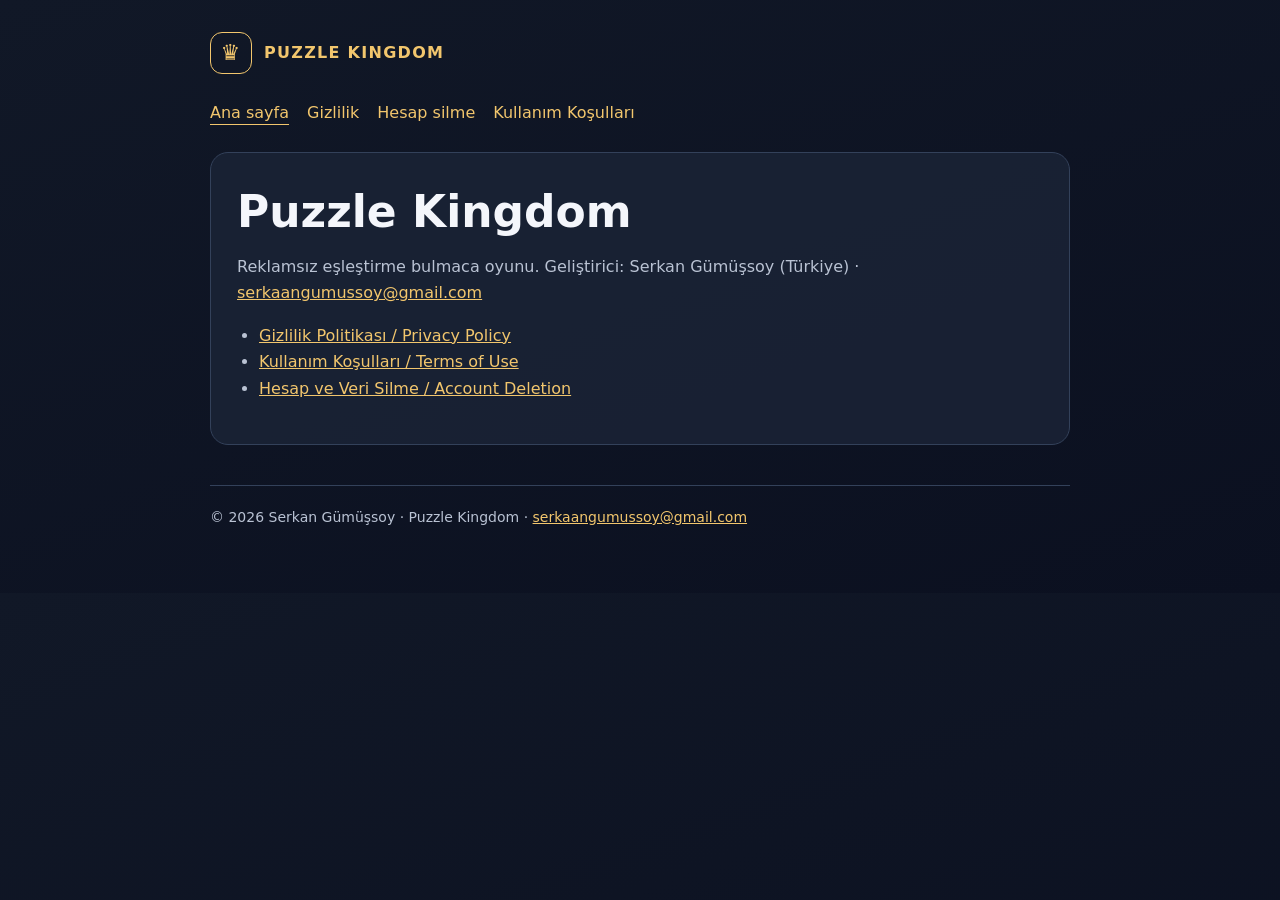
<file: index.html>
<!doctype html>
<html lang="tr">
<head>
<meta charset="utf-8">
<meta name="viewport" content="width=device-width,initial-scale=1">
<title>Puzzle Kingdom</title>

<link rel="stylesheet" href="style.css">
</head>
<body><main class="wrap">
<div class="brand"><div class="mark">♛</div> PUZZLE KINGDOM</div>
<nav><a href="./" aria-current="page">Ana sayfa</a><a href="privacy/">Gizlilik</a><a href="delete-account/">Hesap silme</a><a href="terms/">Kullanım Koşulları</a></nav>
<article class="card">
<h1>Puzzle Kingdom</h1>
<p>Reklamsız eşleştirme bulmaca oyunu. Geliştirici: Serkan Gümüşsoy (Türkiye) · <a href="mailto:serkaangumussoy@gmail.com">serkaangumussoy@gmail.com</a></p>
<ul>
<li><a href="privacy/">Gizlilik Politikası / Privacy Policy</a></li>
<li><a href="terms/">Kullanım Koşulları / Terms of Use</a></li>
<li><a href="delete-account/">Hesap ve Veri Silme / Account Deletion</a></li>
</ul>
</article>
<footer>© 2026 Serkan Gümüşsoy · Puzzle Kingdom · <a href="mailto:serkaangumussoy@gmail.com">serkaangumussoy@gmail.com</a></footer>
</main></body>
</html>
</file>
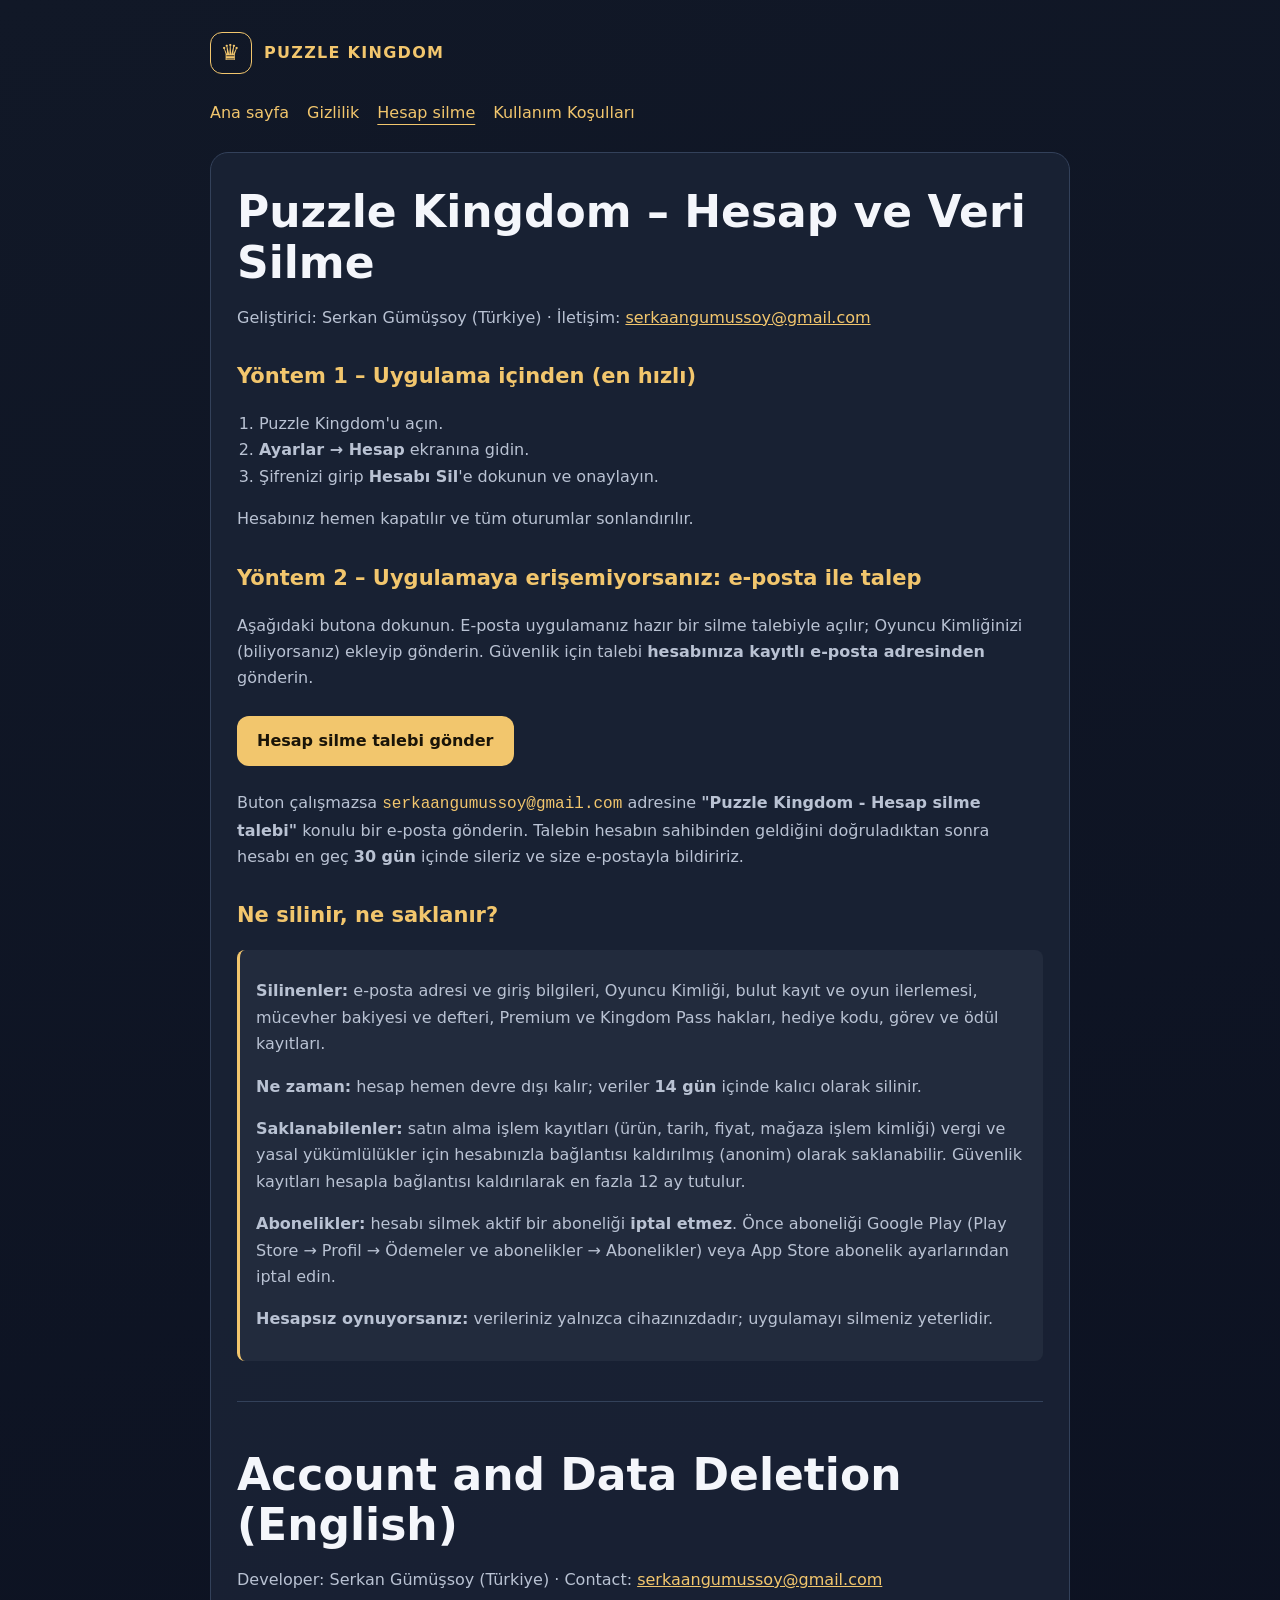
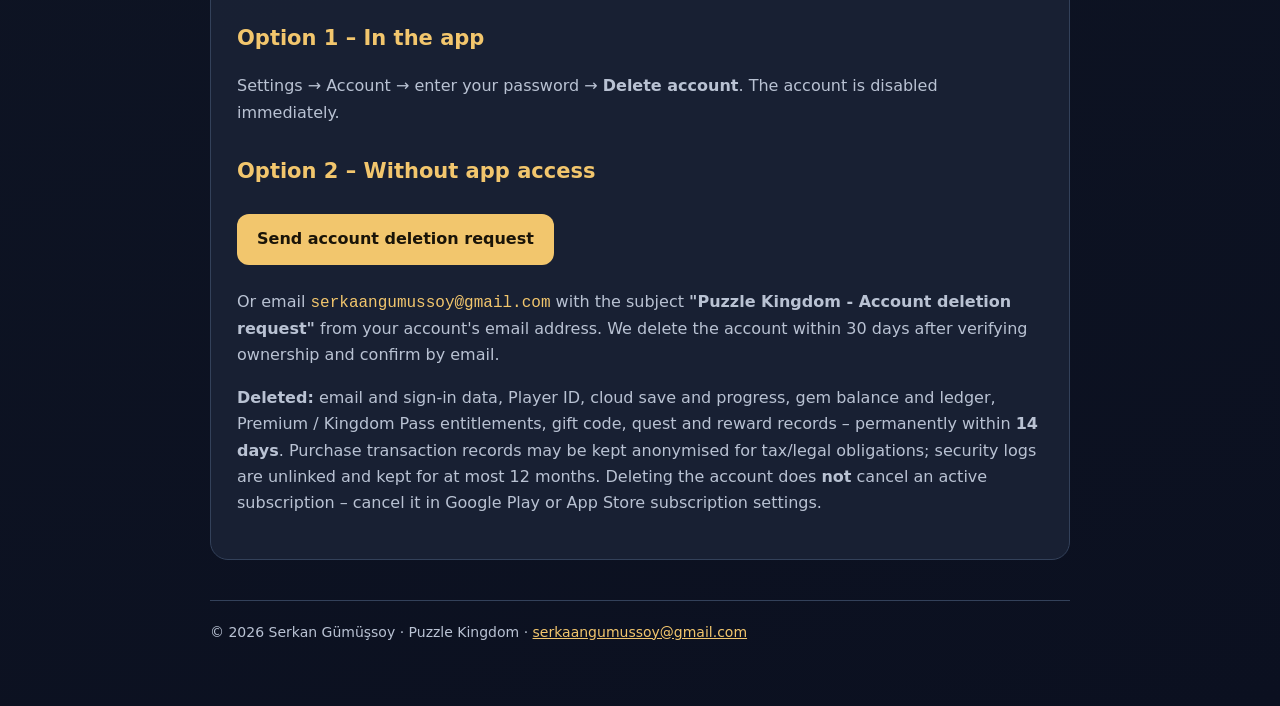
<file: delete-account/index.html>
<!doctype html>
<html lang="tr">
<head>
<meta charset="utf-8">
<meta name="viewport" content="width=device-width,initial-scale=1">
<title>Hesap Silme | Puzzle Kingdom</title>
<meta name="description" content="Puzzle Kingdom hesabınızı ve verilerinizi nasıl silebilirsiniz.">
<link rel="stylesheet" href="../style.css">
</head>
<body><main class="wrap">
<div class="brand"><div class="mark">♛</div> PUZZLE KINGDOM</div>
<nav><a href="../">Ana sayfa</a><a href="../privacy/">Gizlilik</a><a href="../delete-account/" aria-current="page">Hesap silme</a><a href="../terms/">Kullanım Koşulları</a></nav>
<article class="card">
<h1>Puzzle Kingdom – Hesap ve Veri Silme</h1>
<p>Geliştirici: Serkan Gümüşsoy (Türkiye) · İletişim: <a href="mailto:serkaangumussoy@gmail.com">serkaangumussoy@gmail.com</a></p>

<h2>Yöntem 1 – Uygulama içinden (en hızlı)</h2>
<ol>
<li>Puzzle Kingdom'u açın.</li>
<li><b>Ayarlar → Hesap</b> ekranına gidin.</li>
<li>Şifrenizi girip <b>Hesabı Sil</b>'e dokunun ve onaylayın.</li>
</ol>
<p>Hesabınız hemen kapatılır ve tüm oturumlar sonlandırılır.</p>

<h2>Yöntem 2 – Uygulamaya erişemiyorsanız: e-posta ile talep</h2>
<p>Aşağıdaki butona dokunun. E-posta uygulamanız hazır bir silme talebiyle açılır; Oyuncu Kimliğinizi (biliyorsanız) ekleyip gönderin.
Güvenlik için talebi <b>hesabınıza kayıtlı e-posta adresinden</b> gönderin.</p>
<p><a class="btn" href="mailto:serkaangumussoy@gmail.com?subject=Puzzle%20Kingdom%20-%20Hesap%20silme%20talebi&amp;body=Merhaba%2C%0A%0APuzzle%20Kingdom%20hesab%C4%B1m%C4%B1n%20ve%20t%C3%BCm%20verilerimin%20silinmesini%20istiyorum.%0A%0AOyuncu%20Kimli%C4%9Fi%20(varsa)%3A%20PK-%0AHesaba%20kay%C4%B1tl%C4%B1%20e-posta%3A%20%0A%0ATe%C5%9Fekk%C3%BCrler.">Hesap silme talebi gönder</a></p>
<p>Buton çalışmazsa <code>serkaangumussoy@gmail.com</code> adresine <b>"Puzzle Kingdom - Hesap silme talebi"</b> konulu bir e-posta gönderin.
Talebin hesabın sahibinden geldiğini doğruladıktan sonra hesabı en geç <b>30 gün</b> içinde sileriz ve size e-postayla bildiririz.</p>

<h2>Ne silinir, ne saklanır?</h2>
<div class="box">
<p><b>Silinenler:</b> e-posta adresi ve giriş bilgileri, Oyuncu Kimliği, bulut kayıt ve oyun ilerlemesi, mücevher bakiyesi ve defteri, Premium ve Kingdom Pass hakları, hediye kodu, görev ve ödül kayıtları.</p>
<p><b>Ne zaman:</b> hesap hemen devre dışı kalır; veriler <b>14 gün</b> içinde kalıcı olarak silinir.</p>
<p><b>Saklanabilenler:</b> satın alma işlem kayıtları (ürün, tarih, fiyat, mağaza işlem kimliği) vergi ve yasal yükümlülükler için hesabınızla bağlantısı kaldırılmış (anonim) olarak saklanabilir. Güvenlik kayıtları hesapla bağlantısı kaldırılarak en fazla 12 ay tutulur.</p>
<p><b>Abonelikler:</b> hesabı silmek aktif bir aboneliği <b>iptal etmez</b>. Önce aboneliği Google Play (Play Store → Profil → Ödemeler ve abonelikler → Abonelikler) veya App Store abonelik ayarlarından iptal edin.</p>
<p><b>Hesapsız oynuyorsanız:</b> verileriniz yalnızca cihazınızdadır; uygulamayı silmeniz yeterlidir.</p>
</div>

<hr>
<h1 id="en">Account and Data Deletion (English)</h1>
<p>Developer: Serkan Gümüşsoy (Türkiye) · Contact: <a href="mailto:serkaangumussoy@gmail.com">serkaangumussoy@gmail.com</a></p>
<h2>Option 1 – In the app</h2>
<p>Settings → Account → enter your password → <b>Delete account</b>. The account is disabled immediately.</p>
<h2>Option 2 – Without app access</h2>
<p><a class="btn" href="mailto:serkaangumussoy@gmail.com?subject=Puzzle%20Kingdom%20-%20Account%20deletion%20request&amp;body=Hello%2C%0A%0APlease%20delete%20my%20Puzzle%20Kingdom%20account%20and%20all%20my%20data.%0A%0APlayer%20ID%20(if%20known)%3A%20PK-%0AAccount%20email%3A%20%0A%0AThank%20you.">Send account deletion request</a></p>
<p>Or email <code>serkaangumussoy@gmail.com</code> with the subject <b>"Puzzle Kingdom - Account deletion request"</b> from your account's email address. We delete the account within 30 days after verifying ownership and confirm by email.</p>
<p><b>Deleted:</b> email and sign-in data, Player ID, cloud save and progress, gem balance and ledger, Premium / Kingdom Pass entitlements, gift code, quest and reward records – permanently within <b>14 days</b>. Purchase transaction records may be kept anonymised for tax/legal obligations; security logs are unlinked and kept for at most 12 months.
Deleting the account does <b>not</b> cancel an active subscription – cancel it in Google Play or App Store subscription settings.</p>
</article>
<footer>© 2026 Serkan Gümüşsoy · Puzzle Kingdom · <a href="mailto:serkaangumussoy@gmail.com">serkaangumussoy@gmail.com</a></footer>
</main></body>
</html>
</file>
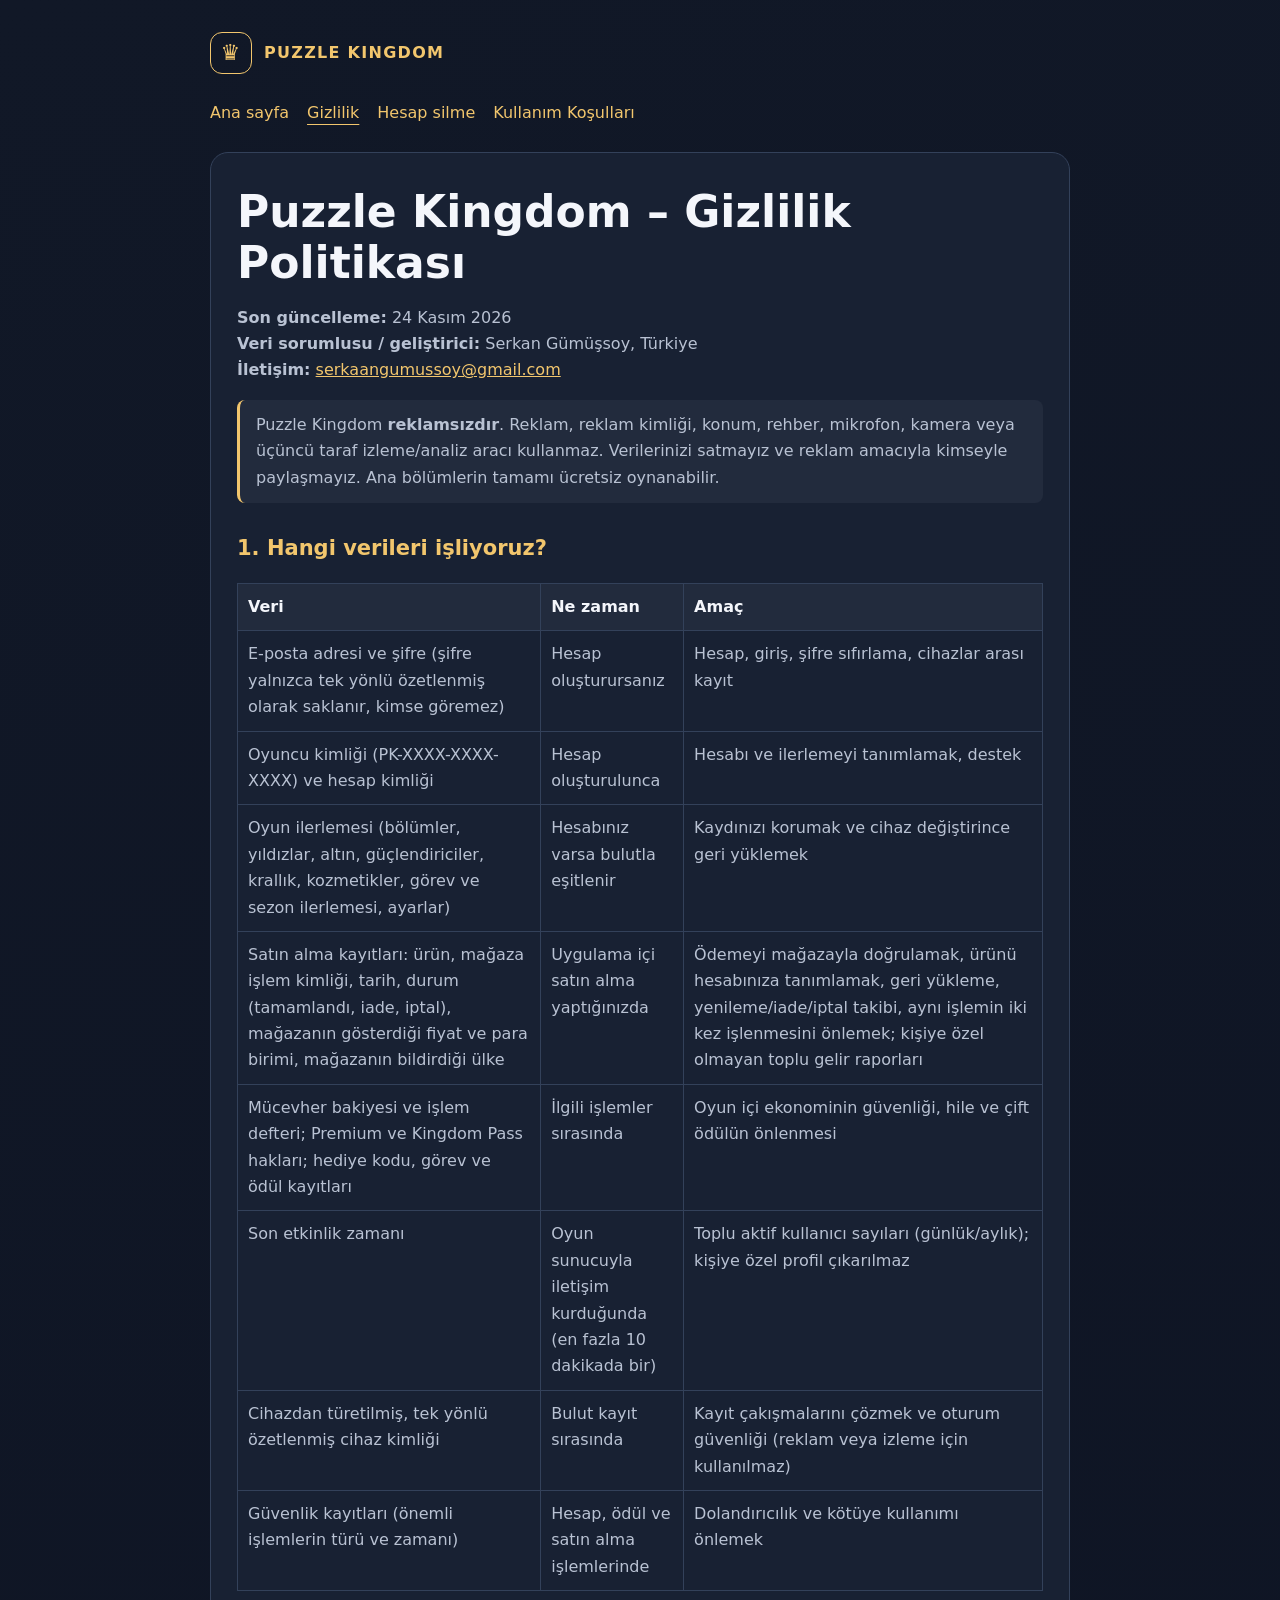
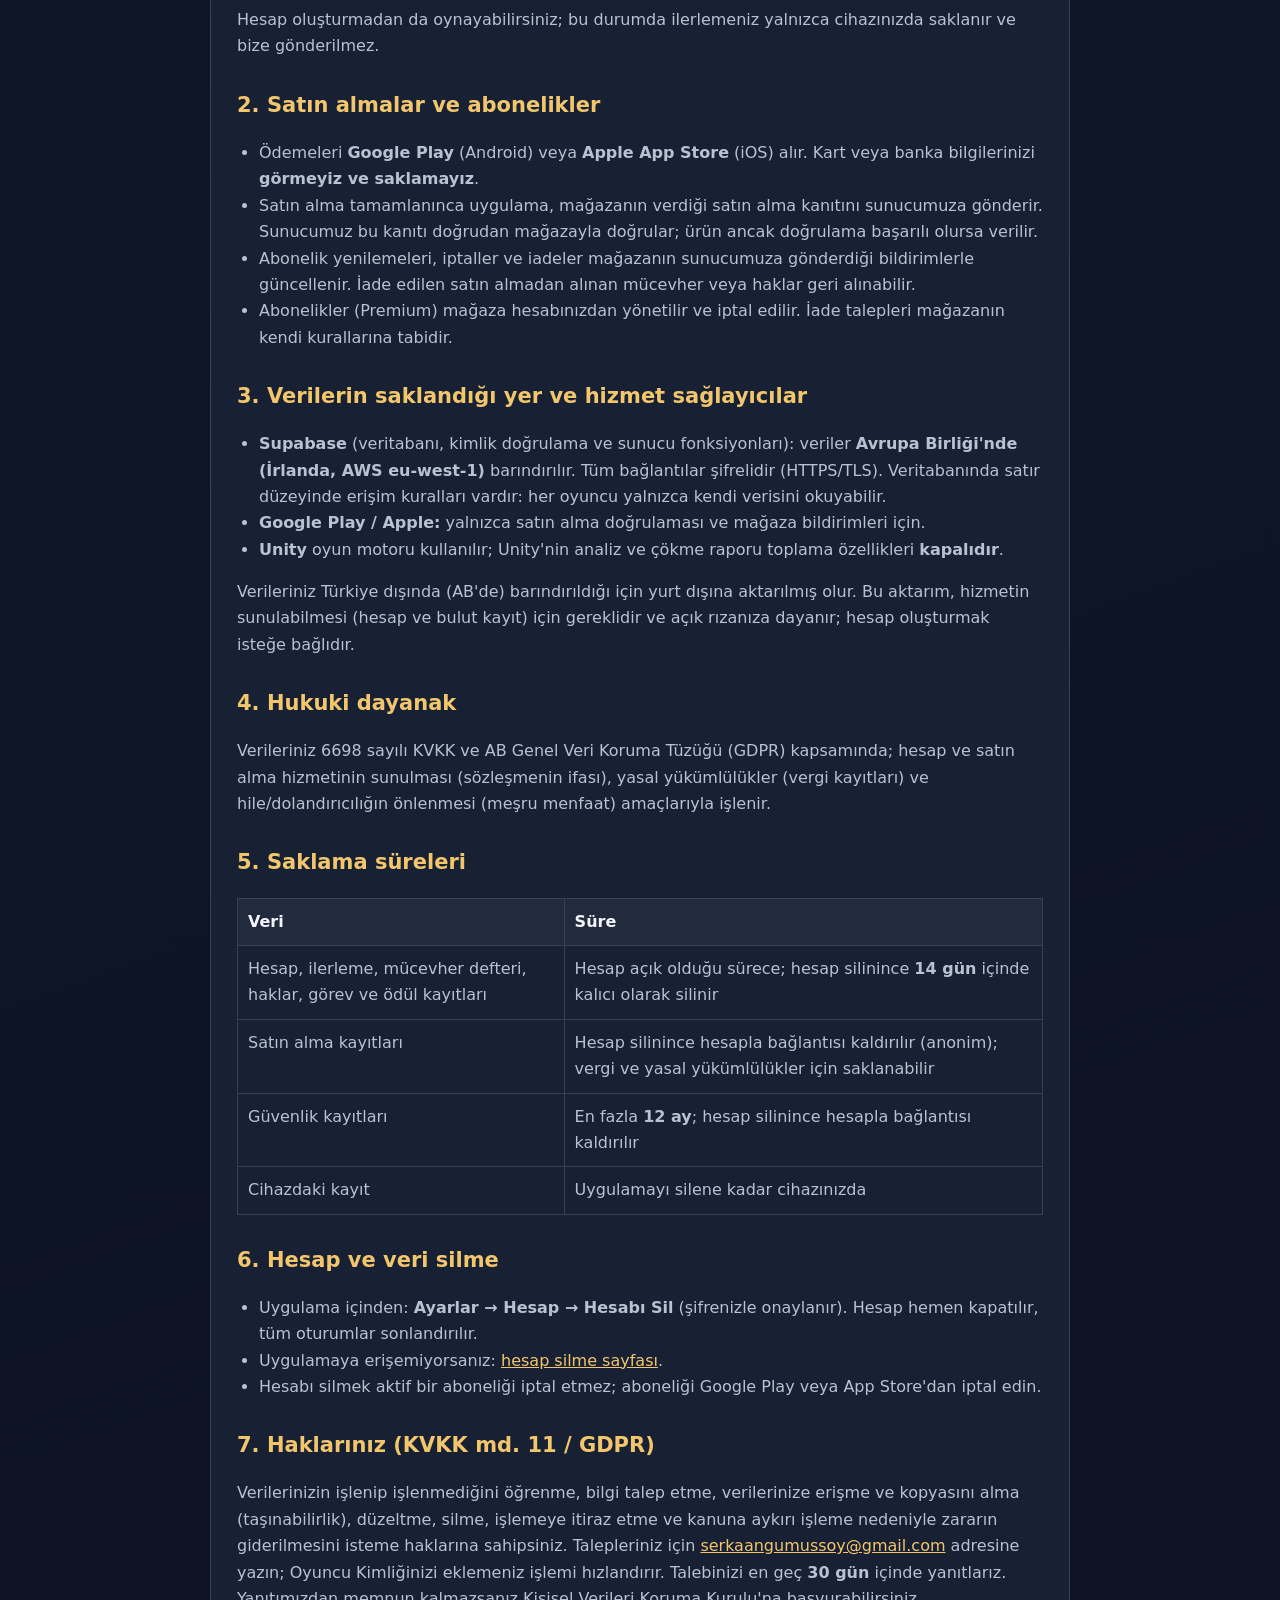
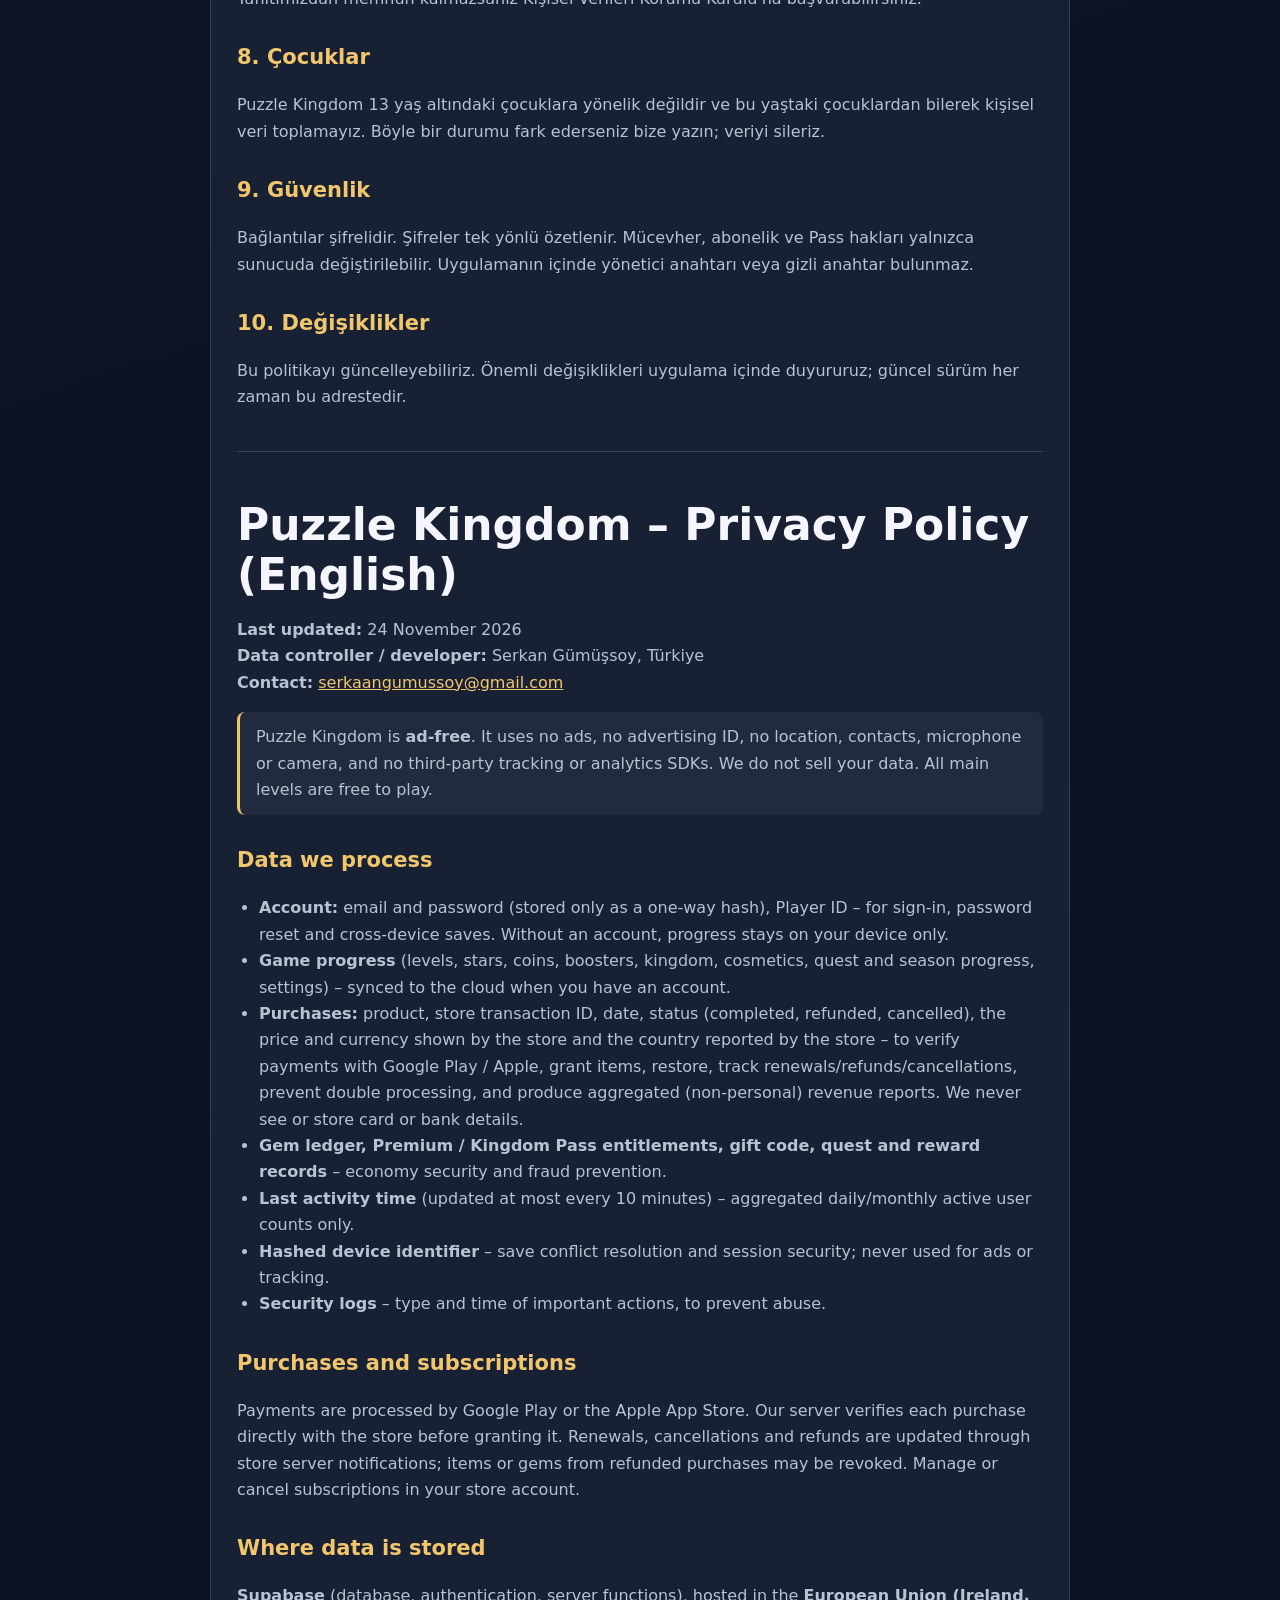
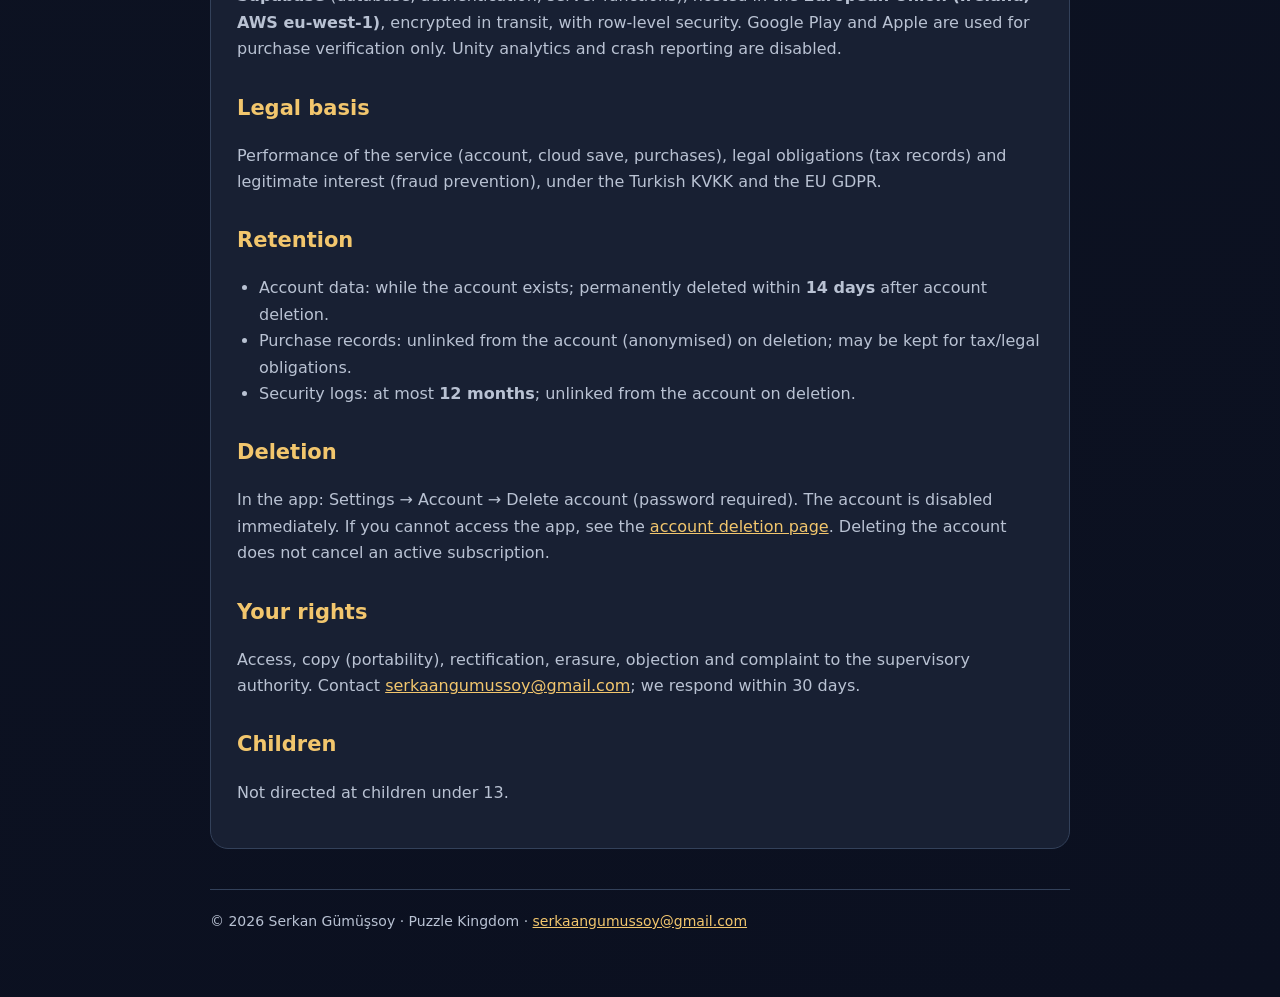
<file: privacy/index.html>
<!doctype html>
<html lang="tr">
<head>
<meta charset="utf-8">
<meta name="viewport" content="width=device-width,initial-scale=1">
<title>Gizlilik Politikası | Puzzle Kingdom</title>
<meta name="description" content="Puzzle Kingdom gizlilik politikası: toplanan veriler, satın almalar, veri saklama ve kullanıcı hakları.">
<link rel="stylesheet" href="../style.css">
</head>
<body><main class="wrap">
<div class="brand"><div class="mark">♛</div> PUZZLE KINGDOM</div>
<nav><a href="../">Ana sayfa</a><a href="../privacy/" aria-current="page">Gizlilik</a><a href="../delete-account/">Hesap silme</a><a href="../terms/">Kullanım Koşulları</a></nav>
<article class="card">
<h1>Puzzle Kingdom – Gizlilik Politikası</h1>
<p><b>Son güncelleme:</b> 24 Kasım 2026<br>
<b>Veri sorumlusu / geliştirici:</b> Serkan Gümüşsoy, Türkiye<br>
<b>İletişim:</b> <a href="mailto:serkaangumussoy@gmail.com">serkaangumussoy@gmail.com</a></p>

<p class="note">Puzzle Kingdom <b>reklamsızdır</b>. Reklam, reklam kimliği, konum, rehber, mikrofon, kamera veya üçüncü taraf izleme/analiz aracı kullanmaz. Verilerinizi satmayız ve reklam amacıyla kimseyle paylaşmayız. Ana bölümlerin tamamı ücretsiz oynanabilir.</p>

<h2>1. Hangi verileri işliyoruz?</h2>
<div class="tw"><table>
<tr><th>Veri</th><th>Ne zaman</th><th>Amaç</th></tr>
<tr><td>E-posta adresi ve şifre (şifre yalnızca tek yönlü özetlenmiş olarak saklanır, kimse göremez)</td><td>Hesap oluşturursanız</td><td>Hesap, giriş, şifre sıfırlama, cihazlar arası kayıt</td></tr>
<tr><td>Oyuncu kimliği (PK-XXXX-XXXX-XXXX) ve hesap kimliği</td><td>Hesap oluşturulunca</td><td>Hesabı ve ilerlemeyi tanımlamak, destek</td></tr>
<tr><td>Oyun ilerlemesi (bölümler, yıldızlar, altın, güçlendiriciler, krallık, kozmetikler, görev ve sezon ilerlemesi, ayarlar)</td><td>Hesabınız varsa bulutla eşitlenir</td><td>Kaydınızı korumak ve cihaz değiştirince geri yüklemek</td></tr>
<tr><td>Satın alma kayıtları: ürün, mağaza işlem kimliği, tarih, durum (tamamlandı, iade, iptal), mağazanın gösterdiği fiyat ve para birimi, mağazanın bildirdiği ülke</td><td>Uygulama içi satın alma yaptığınızda</td><td>Ödemeyi mağazayla doğrulamak, ürünü hesabınıza tanımlamak, geri yükleme, yenileme/iade/iptal takibi, aynı işlemin iki kez işlenmesini önlemek; kişiye özel olmayan toplu gelir raporları</td></tr>
<tr><td>Mücevher bakiyesi ve işlem defteri; Premium ve Kingdom Pass hakları; hediye kodu, görev ve ödül kayıtları</td><td>İlgili işlemler sırasında</td><td>Oyun içi ekonominin güvenliği, hile ve çift ödülün önlenmesi</td></tr>
<tr><td>Son etkinlik zamanı</td><td>Oyun sunucuyla iletişim kurduğunda (en fazla 10 dakikada bir)</td><td>Toplu aktif kullanıcı sayıları (günlük/aylık); kişiye özel profil çıkarılmaz</td></tr>
<tr><td>Cihazdan türetilmiş, tek yönlü özetlenmiş cihaz kimliği</td><td>Bulut kayıt sırasında</td><td>Kayıt çakışmalarını çözmek ve oturum güvenliği (reklam veya izleme için kullanılmaz)</td></tr>
<tr><td>Güvenlik kayıtları (önemli işlemlerin türü ve zamanı)</td><td>Hesap, ödül ve satın alma işlemlerinde</td><td>Dolandırıcılık ve kötüye kullanımı önlemek</td></tr>
</table></div>
<p>Hesap oluşturmadan da oynayabilirsiniz; bu durumda ilerlemeniz yalnızca cihazınızda saklanır ve bize gönderilmez.</p>

<h2>2. Satın almalar ve abonelikler</h2>
<ul>
<li>Ödemeleri <b>Google Play</b> (Android) veya <b>Apple App Store</b> (iOS) alır. Kart veya banka bilgilerinizi <b>görmeyiz ve saklamayız</b>.</li>
<li>Satın alma tamamlanınca uygulama, mağazanın verdiği satın alma kanıtını sunucumuza gönderir. Sunucumuz bu kanıtı doğrudan mağazayla doğrular; ürün ancak doğrulama başarılı olursa verilir.</li>
<li>Abonelik yenilemeleri, iptaller ve iadeler mağazanın sunucumuza gönderdiği bildirimlerle güncellenir. İade edilen satın almadan alınan mücevher veya haklar geri alınabilir.</li>
<li>Abonelikler (Premium) mağaza hesabınızdan yönetilir ve iptal edilir. İade talepleri mağazanın kendi kurallarına tabidir.</li>
</ul>

<h2>3. Verilerin saklandığı yer ve hizmet sağlayıcılar</h2>
<ul>
<li><b>Supabase</b> (veritabanı, kimlik doğrulama ve sunucu fonksiyonları): veriler <b>Avrupa Birliği'nde (İrlanda, AWS eu-west-1)</b> barındırılır. Tüm bağlantılar şifrelidir (HTTPS/TLS). Veritabanında satır düzeyinde erişim kuralları vardır: her oyuncu yalnızca kendi verisini okuyabilir.</li>
<li><b>Google Play / Apple:</b> yalnızca satın alma doğrulaması ve mağaza bildirimleri için.</li>
<li><b>Unity</b> oyun motoru kullanılır; Unity'nin analiz ve çökme raporu toplama özellikleri <b>kapalıdır</b>.</li>
</ul>
<p>Verileriniz Türkiye dışında (AB'de) barındırıldığı için yurt dışına aktarılmış olur. Bu aktarım, hizmetin sunulabilmesi (hesap ve bulut kayıt) için gereklidir ve açık rızanıza dayanır; hesap oluşturmak isteğe bağlıdır.</p>

<h2>4. Hukuki dayanak</h2>
<p>Verileriniz 6698 sayılı KVKK ve AB Genel Veri Koruma Tüzüğü (GDPR) kapsamında; hesap ve satın alma hizmetinin sunulması (sözleşmenin ifası), yasal yükümlülükler (vergi kayıtları) ve hile/dolandırıcılığın önlenmesi (meşru menfaat) amaçlarıyla işlenir.</p>

<h2>5. Saklama süreleri</h2>
<div class="tw"><table>
<tr><th>Veri</th><th>Süre</th></tr>
<tr><td>Hesap, ilerleme, mücevher defteri, haklar, görev ve ödül kayıtları</td><td>Hesap açık olduğu sürece; hesap silinince <b>14 gün</b> içinde kalıcı olarak silinir</td></tr>
<tr><td>Satın alma kayıtları</td><td>Hesap silinince hesapla bağlantısı kaldırılır (anonim); vergi ve yasal yükümlülükler için saklanabilir</td></tr>
<tr><td>Güvenlik kayıtları</td><td>En fazla <b>12 ay</b>; hesap silinince hesapla bağlantısı kaldırılır</td></tr>
<tr><td>Cihazdaki kayıt</td><td>Uygulamayı silene kadar cihazınızda</td></tr>
</table></div>

<h2>6. Hesap ve veri silme</h2>
<ul>
<li>Uygulama içinden: <b>Ayarlar → Hesap → Hesabı Sil</b> (şifrenizle onaylanır). Hesap hemen kapatılır, tüm oturumlar sonlandırılır.</li>
<li>Uygulamaya erişemiyorsanız: <a href="../delete-account/">hesap silme sayfası</a>.</li>
<li>Hesabı silmek aktif bir aboneliği iptal etmez; aboneliği Google Play veya App Store'dan iptal edin.</li>
</ul>

<h2>7. Haklarınız (KVKK md. 11 / GDPR)</h2>
<p>Verilerinizin işlenip işlenmediğini öğrenme, bilgi talep etme, verilerinize erişme ve kopyasını alma (taşınabilirlik), düzeltme, silme, işlemeye itiraz etme ve kanuna aykırı işleme nedeniyle zararın giderilmesini isteme haklarına sahipsiniz.
Talepleriniz için <a href="mailto:serkaangumussoy@gmail.com?subject=Puzzle%20Kingdom%20veri%20talebi">serkaangumussoy@gmail.com</a> adresine yazın; Oyuncu Kimliğinizi eklemeniz işlemi hızlandırır. Talebinizi en geç <b>30 gün</b> içinde yanıtlarız.
Yanıtımızdan memnun kalmazsanız Kişisel Verileri Koruma Kurulu'na başvurabilirsiniz.</p>

<h2>8. Çocuklar</h2>
<p>Puzzle Kingdom 13 yaş altındaki çocuklara yönelik değildir ve bu yaştaki çocuklardan bilerek kişisel veri toplamayız. Böyle bir durumu fark ederseniz bize yazın; veriyi sileriz.</p>

<h2>9. Güvenlik</h2>
<p>Bağlantılar şifrelidir. Şifreler tek yönlü özetlenir. Mücevher, abonelik ve Pass hakları yalnızca sunucuda değiştirilebilir. Uygulamanın içinde yönetici anahtarı veya gizli anahtar bulunmaz.</p>

<h2>10. Değişiklikler</h2>
<p>Bu politikayı güncelleyebiliriz. Önemli değişiklikleri uygulama içinde duyururuz; güncel sürüm her zaman bu adrestedir.</p>

<hr>
<h1 id="en">Puzzle Kingdom – Privacy Policy (English)</h1>
<p><b>Last updated:</b> 24 November 2026<br>
<b>Data controller / developer:</b> Serkan Gümüşsoy, Türkiye<br>
<b>Contact:</b> <a href="mailto:serkaangumussoy@gmail.com">serkaangumussoy@gmail.com</a></p>
<p class="note">Puzzle Kingdom is <b>ad-free</b>. It uses no ads, no advertising ID, no location, contacts, microphone or camera, and no third-party tracking or analytics SDKs. We do not sell your data. All main levels are free to play.</p>
<h2>Data we process</h2>
<ul>
<li><b>Account:</b> email and password (stored only as a one-way hash), Player ID – for sign-in, password reset and cross-device saves. Without an account, progress stays on your device only.</li>
<li><b>Game progress</b> (levels, stars, coins, boosters, kingdom, cosmetics, quest and season progress, settings) – synced to the cloud when you have an account.</li>
<li><b>Purchases:</b> product, store transaction ID, date, status (completed, refunded, cancelled), the price and currency shown by the store and the country reported by the store – to verify payments with Google Play / Apple, grant items, restore, track renewals/refunds/cancellations, prevent double processing, and produce aggregated (non-personal) revenue reports. We never see or store card or bank details.</li>
<li><b>Gem ledger, Premium / Kingdom Pass entitlements, gift code, quest and reward records</b> – economy security and fraud prevention.</li>
<li><b>Last activity time</b> (updated at most every 10 minutes) – aggregated daily/monthly active user counts only.</li>
<li><b>Hashed device identifier</b> – save conflict resolution and session security; never used for ads or tracking.</li>
<li><b>Security logs</b> – type and time of important actions, to prevent abuse.</li>
</ul>
<h2>Purchases and subscriptions</h2>
<p>Payments are processed by Google Play or the Apple App Store. Our server verifies each purchase directly with the store before granting it. Renewals, cancellations and refunds are updated through store server notifications; items or gems from refunded purchases may be revoked. Manage or cancel subscriptions in your store account.</p>
<h2>Where data is stored</h2>
<p><b>Supabase</b> (database, authentication, server functions), hosted in the <b>European Union (Ireland, AWS eu-west-1)</b>, encrypted in transit, with row-level security. Google Play and Apple are used for purchase verification only. Unity analytics and crash reporting are disabled.</p>
<h2>Legal basis</h2>
<p>Performance of the service (account, cloud save, purchases), legal obligations (tax records) and legitimate interest (fraud prevention), under the Turkish KVKK and the EU GDPR.</p>
<h2>Retention</h2>
<ul>
<li>Account data: while the account exists; permanently deleted within <b>14 days</b> after account deletion.</li>
<li>Purchase records: unlinked from the account (anonymised) on deletion; may be kept for tax/legal obligations.</li>
<li>Security logs: at most <b>12 months</b>; unlinked from the account on deletion.</li>
</ul>
<h2>Deletion</h2>
<p>In the app: Settings → Account → Delete account (password required). The account is disabled immediately. If you cannot access the app, see the <a href="../delete-account/">account deletion page</a>. Deleting the account does not cancel an active subscription.</p>
<h2>Your rights</h2>
<p>Access, copy (portability), rectification, erasure, objection and complaint to the supervisory authority. Contact <a href="mailto:serkaangumussoy@gmail.com?subject=Puzzle%20Kingdom%20data%20request">serkaangumussoy@gmail.com</a>; we respond within 30 days.</p>
<h2>Children</h2>
<p>Not directed at children under 13.</p>
</article>
<footer>© 2026 Serkan Gümüşsoy · Puzzle Kingdom · <a href="mailto:serkaangumussoy@gmail.com">serkaangumussoy@gmail.com</a></footer>
</main></body>
</html>
</file>
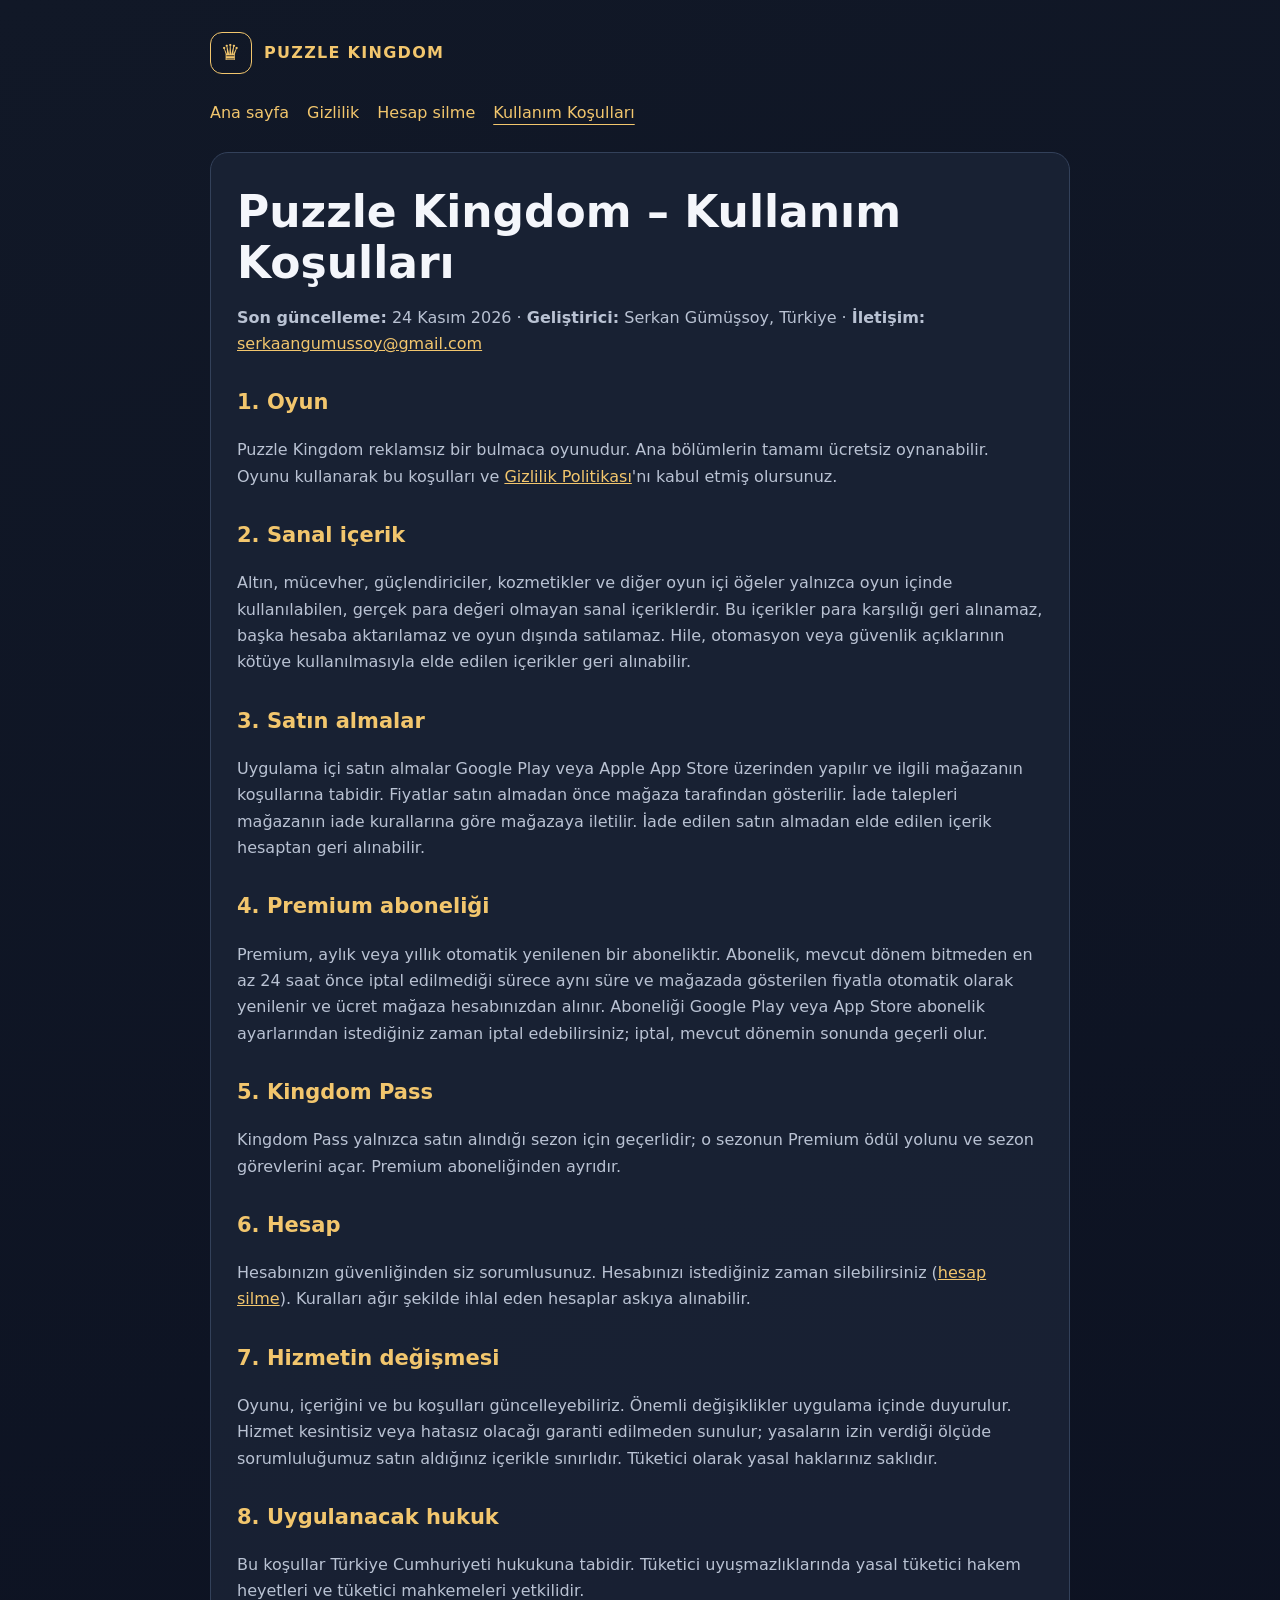
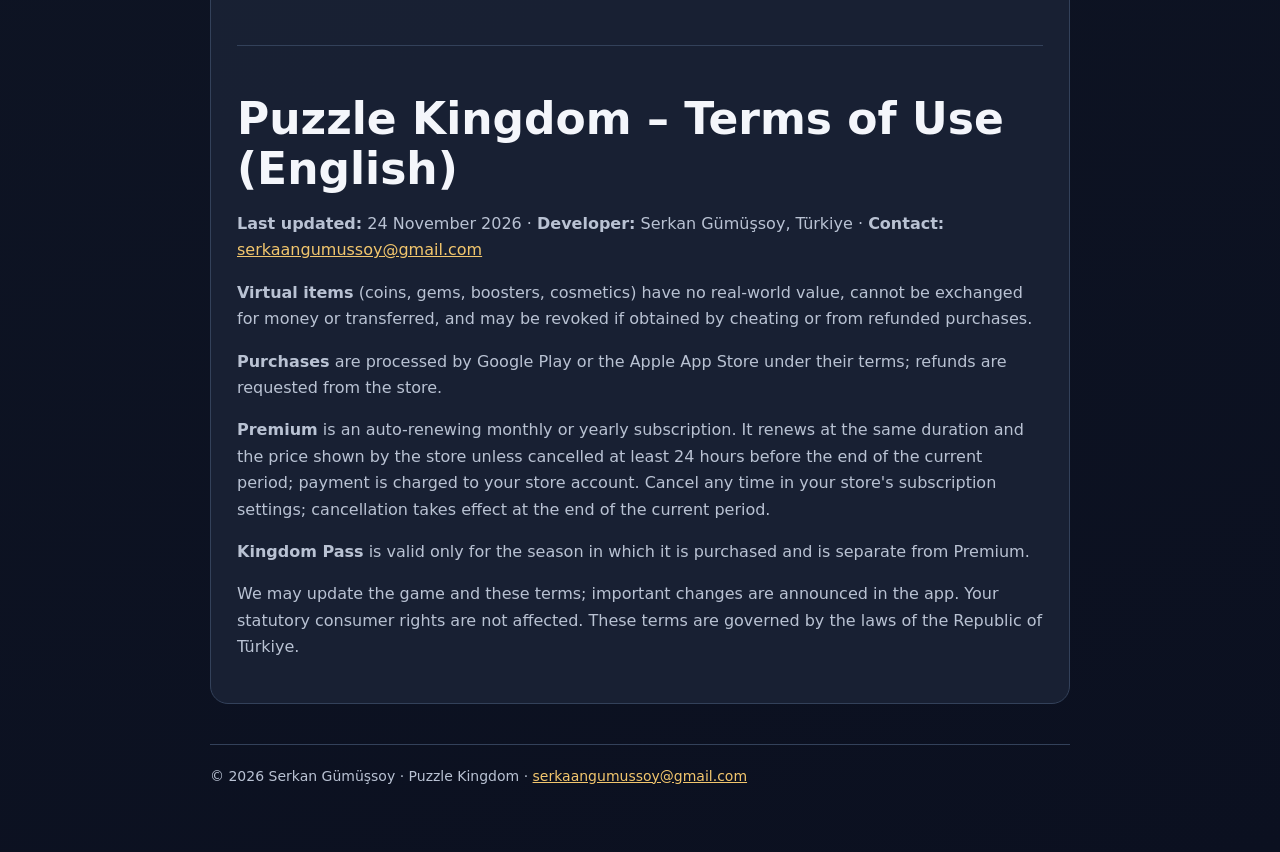
<file: terms/index.html>
<!doctype html>
<html lang="tr">
<head>
<meta charset="utf-8">
<meta name="viewport" content="width=device-width,initial-scale=1">
<title>Kullanım Koşulları | Puzzle Kingdom</title>

<link rel="stylesheet" href="../style.css">
</head>
<body><main class="wrap">
<div class="brand"><div class="mark">♛</div> PUZZLE KINGDOM</div>
<nav><a href="../">Ana sayfa</a><a href="../privacy/">Gizlilik</a><a href="../delete-account/">Hesap silme</a><a href="../terms/" aria-current="page">Kullanım Koşulları</a></nav>
<article class="card">
<h1>Puzzle Kingdom – Kullanım Koşulları</h1>
<p><b>Son güncelleme:</b> 24 Kasım 2026 · <b>Geliştirici:</b> Serkan Gümüşsoy, Türkiye · <b>İletişim:</b> <a href="mailto:serkaangumussoy@gmail.com">serkaangumussoy@gmail.com</a></p>

<h2>1. Oyun</h2>
<p>Puzzle Kingdom reklamsız bir bulmaca oyunudur. Ana bölümlerin tamamı ücretsiz oynanabilir. Oyunu kullanarak bu koşulları ve <a href="../privacy/">Gizlilik Politikası</a>'nı kabul etmiş olursunuz.</p>

<h2>2. Sanal içerik</h2>
<p>Altın, mücevher, güçlendiriciler, kozmetikler ve diğer oyun içi öğeler yalnızca oyun içinde kullanılabilen, gerçek para değeri olmayan sanal içeriklerdir. Bu içerikler para karşılığı geri alınamaz, başka hesaba aktarılamaz ve oyun dışında satılamaz. Hile, otomasyon veya güvenlik açıklarının kötüye kullanılmasıyla elde edilen içerikler geri alınabilir.</p>

<h2>3. Satın almalar</h2>
<p>Uygulama içi satın almalar Google Play veya Apple App Store üzerinden yapılır ve ilgili mağazanın koşullarına tabidir. Fiyatlar satın almadan önce mağaza tarafından gösterilir. İade talepleri mağazanın iade kurallarına göre mağazaya iletilir. İade edilen satın almadan elde edilen içerik hesaptan geri alınabilir.</p>

<h2>4. Premium aboneliği</h2>
<p>Premium, aylık veya yıllık otomatik yenilenen bir aboneliktir. Abonelik, mevcut dönem bitmeden en az 24 saat önce iptal edilmediği sürece aynı süre ve mağazada gösterilen fiyatla otomatik olarak yenilenir ve ücret mağaza hesabınızdan alınır. Aboneliği Google Play veya App Store abonelik ayarlarından istediğiniz zaman iptal edebilirsiniz; iptal, mevcut dönemin sonunda geçerli olur.</p>

<h2>5. Kingdom Pass</h2>
<p>Kingdom Pass yalnızca satın alındığı sezon için geçerlidir; o sezonun Premium ödül yolunu ve sezon görevlerini açar. Premium aboneliğinden ayrıdır.</p>

<h2>6. Hesap</h2>
<p>Hesabınızın güvenliğinden siz sorumlusunuz. Hesabınızı istediğiniz zaman silebilirsiniz (<a href="../delete-account/">hesap silme</a>). Kuralları ağır şekilde ihlal eden hesaplar askıya alınabilir.</p>

<h2>7. Hizmetin değişmesi</h2>
<p>Oyunu, içeriğini ve bu koşulları güncelleyebiliriz. Önemli değişiklikler uygulama içinde duyurulur. Hizmet kesintisiz veya hatasız olacağı garanti edilmeden sunulur; yasaların izin verdiği ölçüde sorumluluğumuz satın aldığınız içerikle sınırlıdır. Tüketici olarak yasal haklarınız saklıdır.</p>

<h2>8. Uygulanacak hukuk</h2>
<p>Bu koşullar Türkiye Cumhuriyeti hukukuna tabidir. Tüketici uyuşmazlıklarında yasal tüketici hakem heyetleri ve tüketici mahkemeleri yetkilidir.</p>

<hr>
<h1 id="en">Puzzle Kingdom – Terms of Use (English)</h1>
<p><b>Last updated:</b> 24 November 2026 · <b>Developer:</b> Serkan Gümüşsoy, Türkiye · <b>Contact:</b> <a href="mailto:serkaangumussoy@gmail.com">serkaangumussoy@gmail.com</a></p>
<p><b>Virtual items</b> (coins, gems, boosters, cosmetics) have no real-world value, cannot be exchanged for money or transferred, and may be revoked if obtained by cheating or from refunded purchases.</p>
<p><b>Purchases</b> are processed by Google Play or the Apple App Store under their terms; refunds are requested from the store.</p>
<p><b>Premium</b> is an auto-renewing monthly or yearly subscription. It renews at the same duration and the price shown by the store unless cancelled at least 24 hours before the end of the current period; payment is charged to your store account. Cancel any time in your store's subscription settings; cancellation takes effect at the end of the current period.</p>
<p><b>Kingdom Pass</b> is valid only for the season in which it is purchased and is separate from Premium.</p>
<p>We may update the game and these terms; important changes are announced in the app. Your statutory consumer rights are not affected. These terms are governed by the laws of the Republic of Türkiye.</p>
</article>
<footer>© 2026 Serkan Gümüşsoy · Puzzle Kingdom · <a href="mailto:serkaangumussoy@gmail.com">serkaangumussoy@gmail.com</a></footer>
</main></body>
</html>
</file>
<file: style.css>
:root{--bg:#101522;--panel:#192235;--gold:#f2c66d;--text:#f4f6fb;--muted:#b9c2d3;--line:#33415a}
*{box-sizing:border-box}body{margin:0;background:linear-gradient(160deg,#111827,#0b1020);color:var(--text);font:16px/1.65 system-ui,-apple-system,Segoe UI,Roboto,sans-serif}
.wrap{max-width:900px;margin:auto;padding:32px 20px 64px}.brand{display:flex;align-items:center;gap:12px;color:var(--gold);font-weight:800;letter-spacing:.08em}
.mark{width:42px;height:42px;border:1px solid var(--gold);border-radius:12px;display:grid;place-items:center;font-size:22px}
nav{display:flex;gap:18px;flex-wrap:wrap;margin:26px 0}a{color:var(--gold)}nav a{text-decoration:none}
.hero,.card{background:rgba(25,34,53,.92);border:1px solid var(--line);border-radius:18px;padding:26px;margin:18px 0}
h1{font-size:clamp(30px,5vw,44px);line-height:1.15;margin:8px 0 14px}h2{font-size:21px;color:var(--gold);margin-top:28px}
p,li{color:var(--muted)}strong{color:var(--text)}.tag{color:var(--gold);font-size:13px;text-transform:uppercase;letter-spacing:.12em}
.notice{border-left:3px solid var(--gold);padding:12px 16px;background:#222b3d;color:var(--muted);border-radius:8px}
footer{border-top:1px solid var(--line);margin-top:40px;padding-top:20px;color:var(--muted);font-size:14px}
code{overflow-wrap:anywhere;color:var(--gold)}.lang{border:1px solid var(--line);border-radius:12px;padding:18px;margin:18px 0}
@media(max-width:600px){.wrap{padding:22px 15px 48px}.hero,.card{padding:20px}}
/* Puzzle Kingdom yasal sayfaları: tablolar, kutular, butonlar */
nav a[aria-current="page"]{text-decoration:underline;text-underline-offset:6px}
h1{color:var(--text)}h1[id]{margin-top:48px}h2{scroll-margin-top:16px}
.card{overflow-wrap:anywhere}
.tw{overflow-x:auto;margin:12px 0}table{border-collapse:collapse;width:100%;min-width:480px}
th,td{border:1px solid var(--line);padding:10px;text-align:left;vertical-align:top;color:var(--muted)}th{color:var(--text);background:#222b3d}
.note,.box{border-left:3px solid var(--gold);padding:12px 16px;background:#222b3d;border-radius:8px;margin:16px 0}
.note,.box p{color:var(--muted)}
.btn{display:inline-block;background:var(--gold);color:#1a1408;font-weight:700;text-decoration:none;padding:12px 20px;border-radius:12px;margin:8px 0}
.btn:hover{filter:brightness(1.08)}
hr{border:0;border-top:1px solid var(--line);margin:40px 0}
ul,ol{padding-left:22px}
</file>
